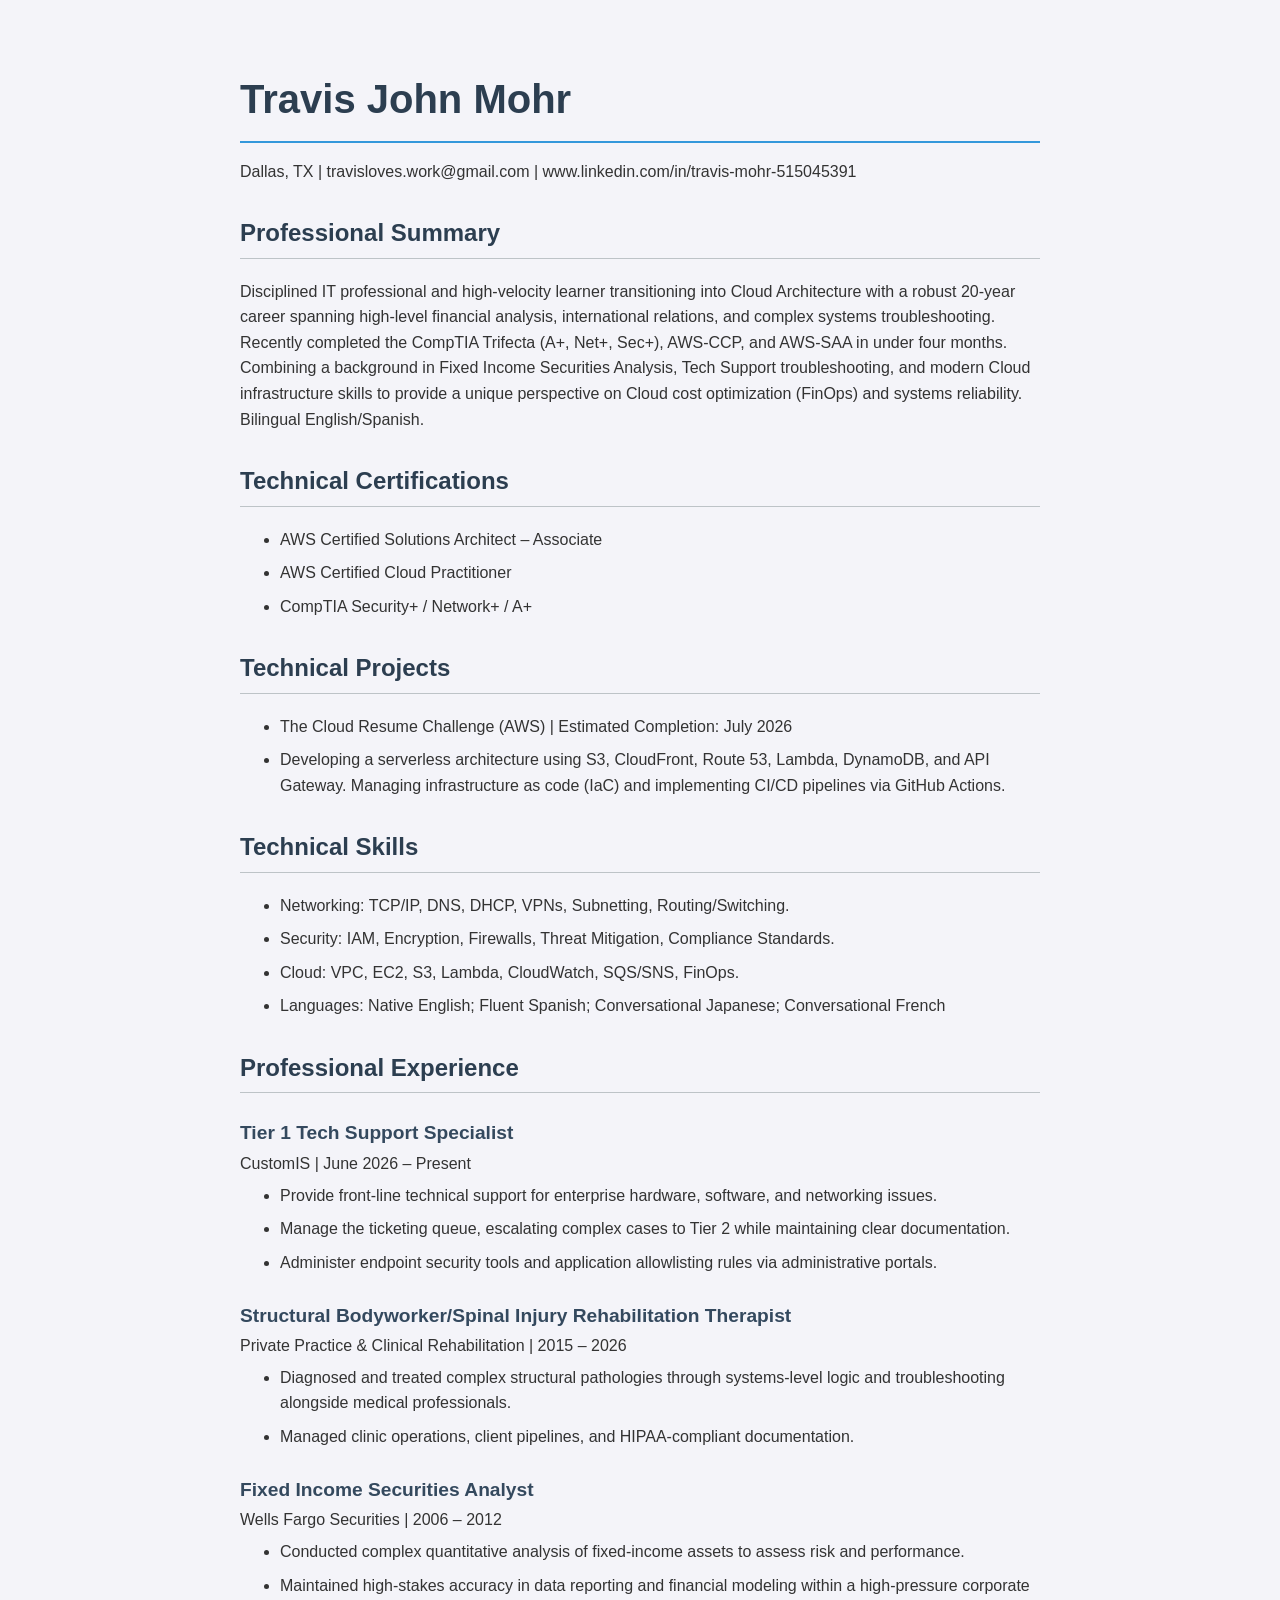
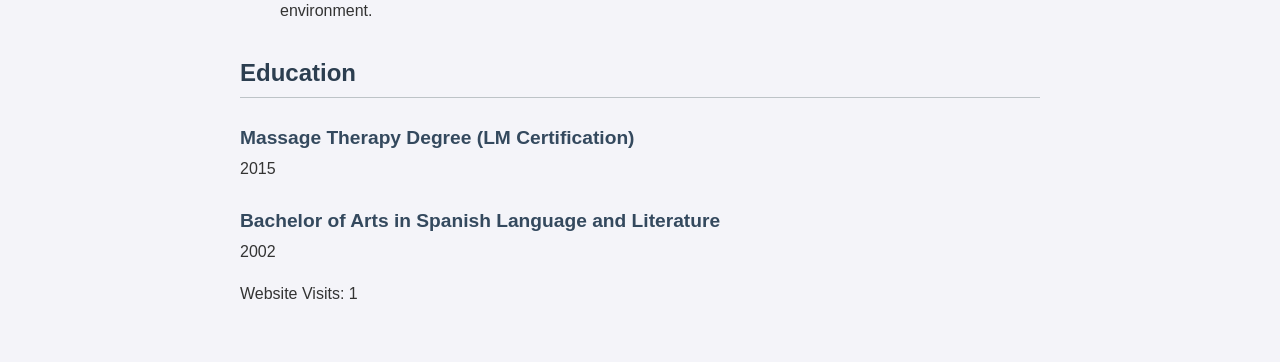
<file: index.html>
<!DOCTYPE html>
<html lang="en">
<head>
    <meta charset="UTF-8">
    <meta name="viewport" content="width=device-width, initial-scale=1.0">
    <title>Travis John Mohr -- Resume</title>
    <link rel="stylesheet" href="style.css">
</head>
<body>

    <!-- EVERYTHING YOU WANT PEOPLE TO SEE GOES HERE -->
    <h1>Travis John Mohr</h1>
    <p>Dallas, TX | travisloves.work@gmail.com | www.linkedin.com/in/travis-mohr-515045391 </p>

    <h2>Professional Summary</h2>
    <p>Disciplined IT professional and high-velocity learner transitioning into Cloud Architecture with a robust 20-year career spanning high-level financial analysis, international relations, and complex systems troubleshooting. Recently completed the CompTIA Trifecta (A+, Net+, Sec+), AWS-CCP, and AWS-SAA  in under four months. Combining a background in Fixed Income Securities Analysis, Tech Support troubleshooting, and modern Cloud infrastructure skills to provide a unique perspective on Cloud cost optimization (FinOps) and systems reliability. Bilingual English/Spanish.</p>

    <h2>Technical Certifications</h2>
    <ul>
        <li>AWS Certified Solutions Architect – Associate</li>
        <li>AWS Certified Cloud Practitioner</li>
        <li>CompTIA Security+ / Network+ / A+</li>
    </ul>
    <h2>Technical Projects</h2>
    <ul>    
        <li>The Cloud Resume Challenge (AWS) | Estimated Completion: July 2026</li>
        <li>Developing a serverless architecture using S3, CloudFront, Route 53, Lambda, DynamoDB, and API Gateway.
Managing infrastructure as code (IaC) and implementing CI/CD pipelines via GitHub Actions.
        </li>
    </ul>
     <h2>Technical Skills</h2>
    <ul>
        <li>Networking: TCP/IP, DNS, DHCP, VPNs, Subnetting, Routing/Switching.</li>
        <li>Security: IAM, Encryption, Firewalls, Threat Mitigation, Compliance Standards.</li>  
        <li>Cloud: VPC, EC2, S3, Lambda, CloudWatch, SQS/SNS, FinOps.</li>
        <li>Languages: Native English; Fluent Spanish; Conversational Japanese; Conversational French</li>
    </ul>

    <h2>Professional Experience</h2>
    <h3>Tier 1 Tech Support Specialist</h3>
    <p>CustomIS | June 2026 – Present</p>
    <ul>
        <li>Provide front-line technical support for enterprise hardware, software, and networking issues.</li>
        <li>Manage the ticketing queue, escalating complex cases to Tier 2 while maintaining clear documentation.</li>
        <li>Administer endpoint security tools and application allowlisting rules via administrative portals.</li>
    </ul>
    <h3>Structural Bodyworker/Spinal Injury Rehabilitation Therapist</h3>
    <p>Private Practice & Clinical Rehabilitation | 2015 – 2026</p>
    <ul>
        <li>Diagnosed and treated complex structural pathologies through systems-level logic and troubleshooting alongside medical professionals.</li>
        <li>Managed clinic operations, client pipelines, and HIPAA-compliant documentation.</li>
    </ul>
     <h3>Fixed Income Securities Analyst</h3>
    <p>Wells Fargo Securities | 2006 – 2012</p>
    <ul>
        <li>Conducted complex quantitative analysis of fixed-income assets to assess risk and performance.</li>
        <li>Maintained high-stakes accuracy in data reporting and financial modeling within a high-pressure corporate environment.</li>
    </ul>
        <h2>Education</h2>
     <h3>Massage Therapy Degree (LM Certification)</h3>
     <p>2015</p>
     <h3>Bachelor of Arts in Spanish Language and Literature</h3>
     <p>2002</p>
     <p class="visitor-count">Website Visits: <span id="counter">Loading...</span></p>
<script>
    const functionUrl = "https://hxjf2b65dnkgzsj6jf4gbhni440phbit.lambda-url.us-east-1.on.aws/";

    fetch(functionUrl)
        .then(response => response.json())
        .then(data => {
            document.getElementById("counter").innerText = data.views;
        })
        .catch(error => {
            console.error("Error fetching visitor count:", error);
            document.getElementById("counter").innerText = "1";
        });
</script>
</body>

</html>
</file>
<file: style.css>
/* This targets the entire background and default text */
body {
    font-family: 'Helvetica Neue', Helvetica, Arial, sans-serif;
    line-height: 1.6;
    color: #333333;
    background-color: #f4f4f9;
    max-width: 800px;
    margin: 0 auto;
    padding: 40px;
}

/* This styles your main Name at the top */
h1 {
    font-size: 2.5em;
    color: #2c3e50;
    border-bottom: 2px solid #3498db;
    padding-bottom: 10px;
    margin-bottom: 10px;
}

/* This styles your section headers (Experience, Skills, etc.) */
h2 {
    font-size: 1.5em;
    color: #2c3e50;
    margin-top: 30px;
    border-bottom: 1px solid #bdc3c7;
    padding-bottom: 5px;
}

/* This styles your job titles */
h3 {
    font-size: 1.2em;
    color: #34495e;
    margin-top: 25px;
    margin-bottom: 2px;
}

h3 + p {
    margin-top: 0px;     
    margin-bottom: 6px;
} /* <--- THIS CLOSING BRACKET WAS MISSING */

/* This cleans up the bullet points */
ul {
    margin-top: 0px;
    margin-bottom: 15px;
}

li {
    margin-bottom: 8px;
}
</file>
